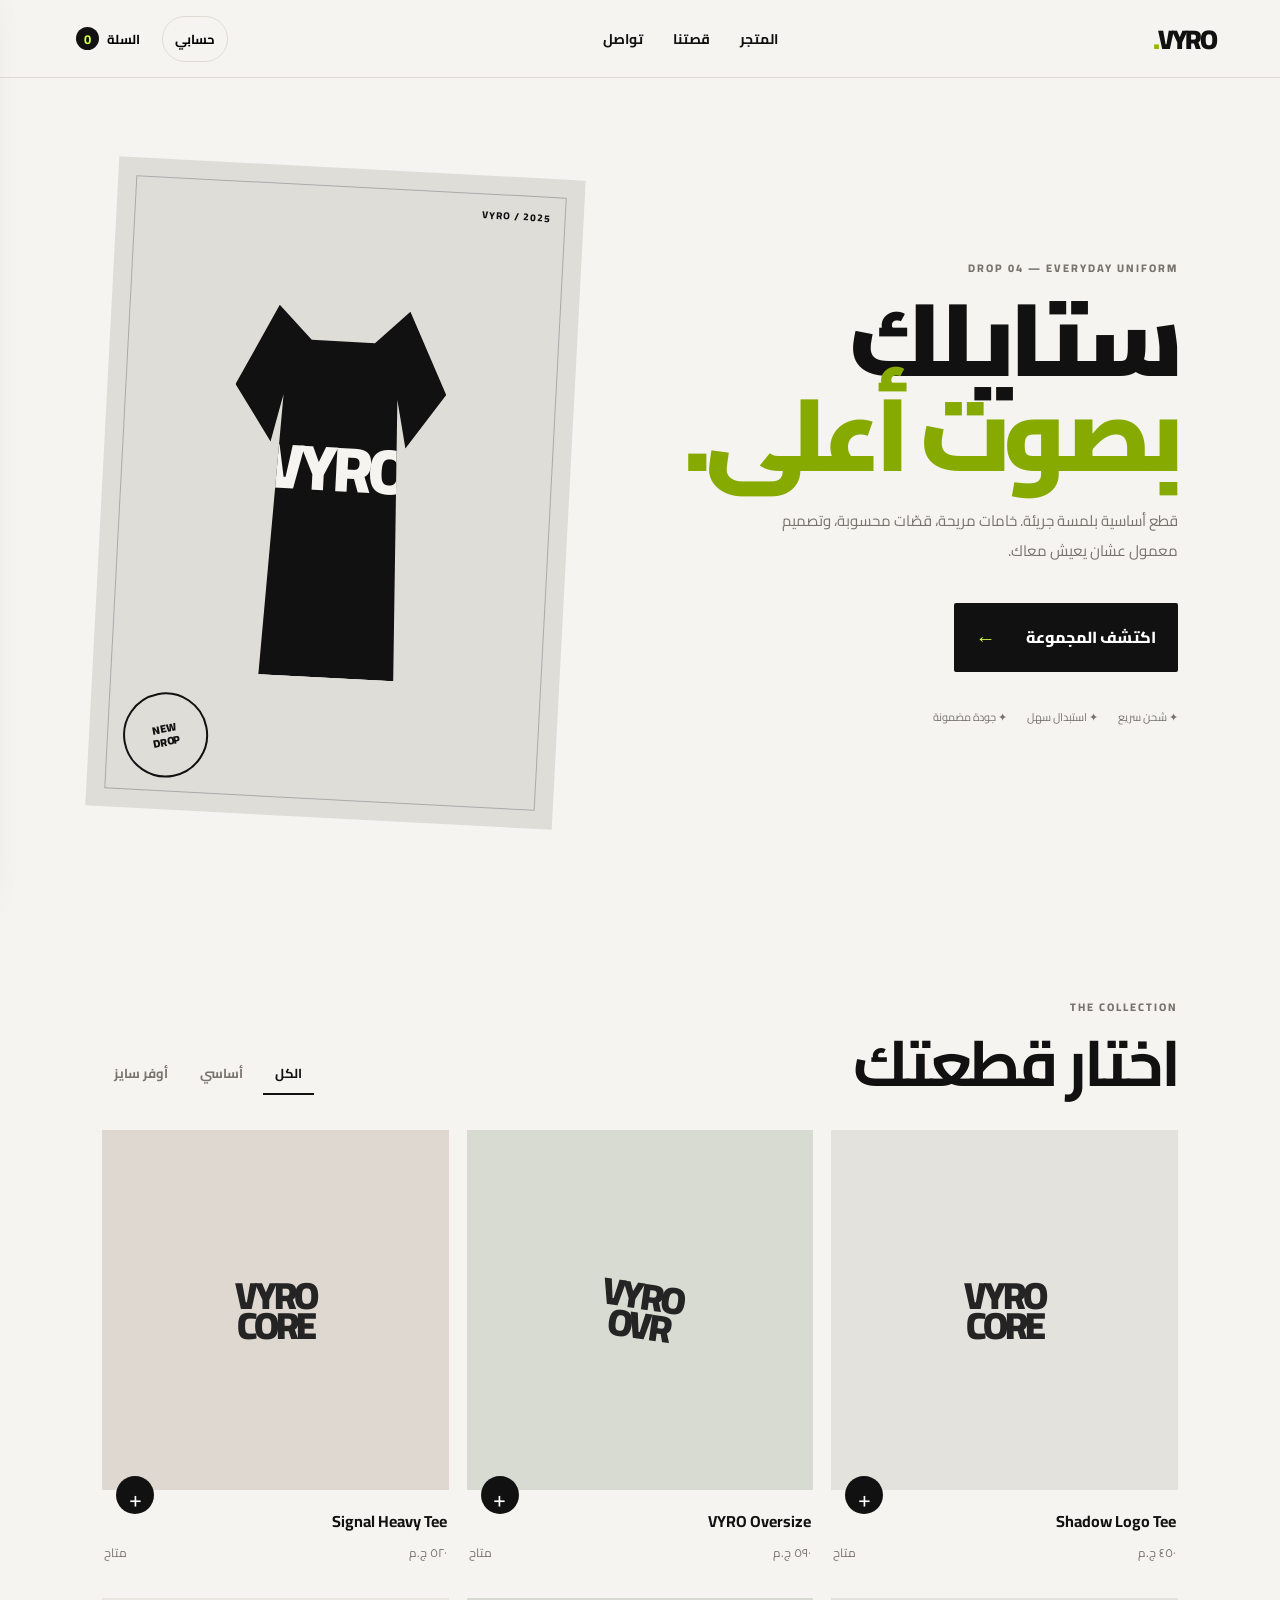
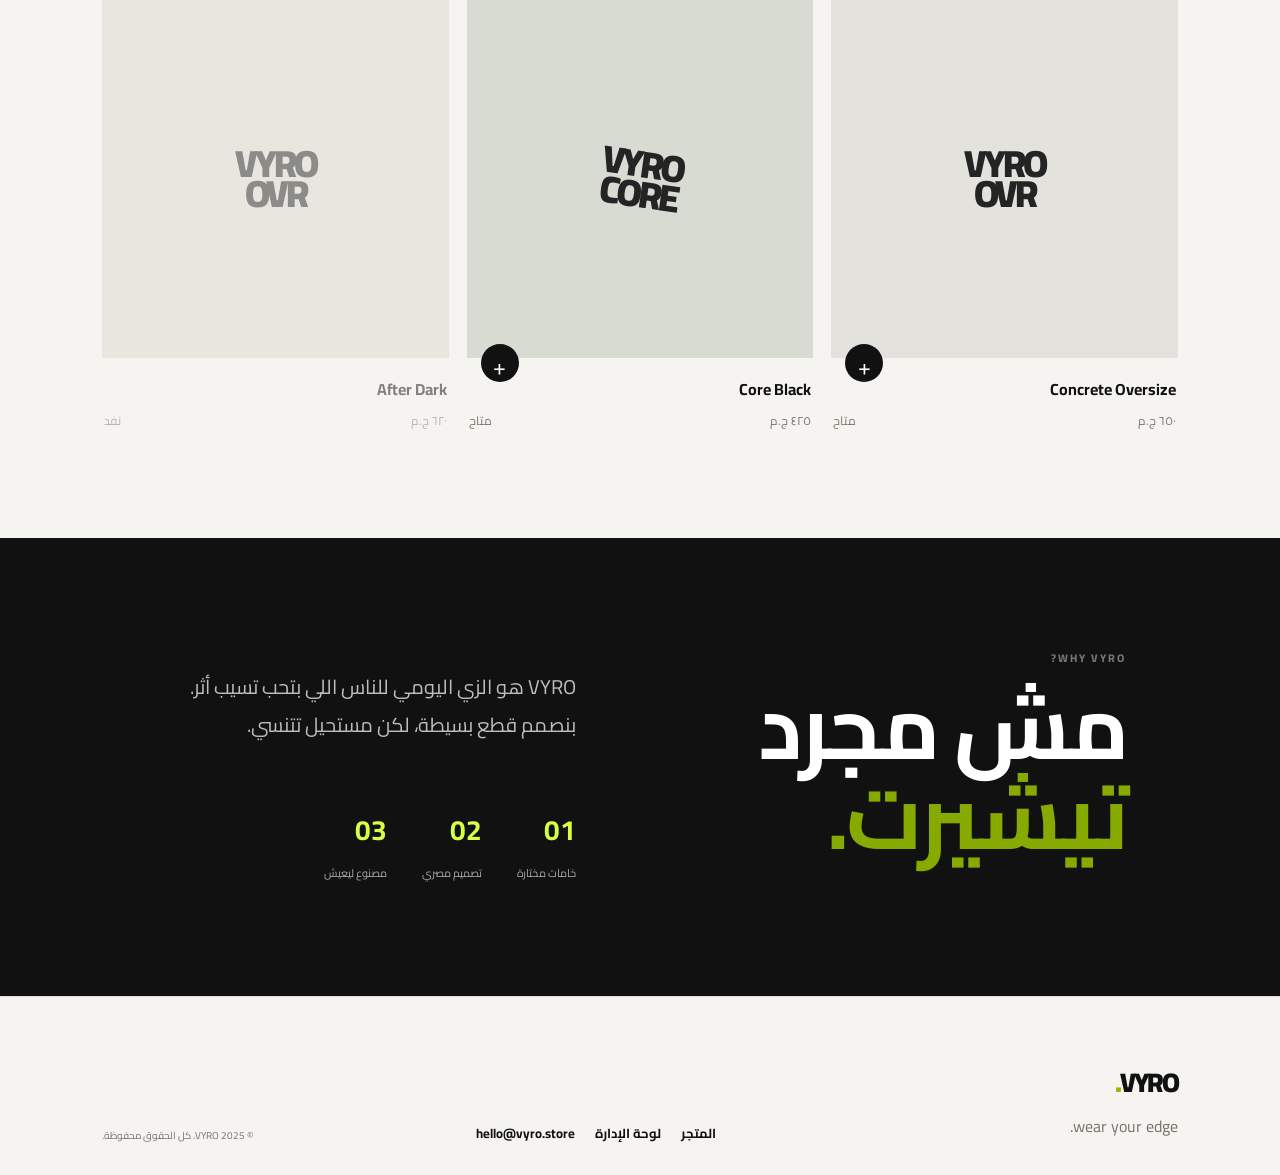
<file: index.html>
<!doctype html>
<html lang="ar" dir="rtl">
<head>
  <meta charset="UTF-8"><meta name="viewport" content="width=device-width, initial-scale=1.0">
  <meta name="description" content="VYRO — أزياء يومية بتصميم جريء وجودة عالية.">
  <title>VYRO — wear your edge</title>
  <link rel="preconnect" href="https://fonts.googleapis.com"><link rel="preconnect" href="https://fonts.gstatic.com" crossorigin>
  <link href="https://fonts.googleapis.com/css2?family=Cairo:wght@400;600;700;800;900&display=swap" rel="stylesheet">
  <link rel="stylesheet" href="style.css"><link rel="stylesheet" href="order.css">
</head>
<body>
<header class="header"><a class="logo" href="#top">VYRO<span>.</span></a><nav><a href="#products">المتجر</a><a href="#story">قصتنا</a><a href="#contact">تواصل</a></nav><div class="header-actions"><button id="accountBtn" class="account-btn" type="button">حسابي</button><button class="cart-btn" onclick="toggleCart()">السلة <b id="cartCount">0</b></button><button class="menu-btn" onclick="document.body.classList.toggle('nav-open')">☰</button></div></header>
<main id="top">
<section class="hero"><div class="hero-copy"><p class="eyebrow">DROP 04 — EVERYDAY UNIFORM</p><h1>ستايلك<br><em>بصوت أعلى.</em></h1><p class="hero-text">قطع أساسية بلمسة جريئة. خامات مريحة، قصّات محسوبة، وتصميم معمول عشان يعيش معاك.</p><a href="#products" class="primary">اكتشف المجموعة <span>←</span></a><div class="trust"><span>✦ شحن سريع</span><span>✦ استبدال سهل</span><span>✦ جودة مضمونة</span></div></div><div class="hero-art"><div class="art-label">VYRO / 2025</div><div class="art-shirt">VYRO</div><div class="art-stamp">NEW<br>DROP</div></div></section>
<section id="products" class="section"><div class="section-head"><div><p class="eyebrow">THE COLLECTION</p><h2>اختار قطعتك</h2></div><div class="filters"><button class="filter active" data-filter="all">الكل</button><button class="filter" data-filter="basic">أساسي</button><button class="filter" data-filter="oversize">أوفر سايز</button></div></div><div id="productGrid" class="grid"></div></section>
<section id="story" class="story"><div><p class="eyebrow">WHY VYRO?</p><h2>مش مجرد<br><em>تيشيرت.</em></h2></div><div class="story-copy"><p>VYRO هو الزي اليومي للناس اللي بتحب تسيب أثر. بنصمم قطع بسيطة، لكن مستحيل تتنسي.</p><div class="story-numbers"><div><strong>01</strong><span>خامات مختارة</span></div><div><strong>02</strong><span>تصميم مصري</span></div><div><strong>03</strong><span>مصنوع ليعيش</span></div></div></div></section>
</main><footer id="contact"><div><a class="logo" href="#top">VYRO<span>.</span></a><p>wear your edge.</p></div><div class="footer-links"><a href="#products">المتجر</a><a href="admin.html">لوحة الإدارة</a><a href="mailto:hello@vyro.store">hello@vyro.store</a></div><small>© 2025 VYRO. كل الحقوق محفوظة.</small></footer>
<aside id="cart" class="cart"><div class="cart-head"><div><p class="eyebrow">YOUR BAG</p><h3>سلة المشتريات</h3></div><button onclick="toggleCart()">×</button></div><div id="cartItems"></div><div class="cart-bottom"><div><span>الإجمالي</span><b id="cartTotal">0 ج.م</b></div><button class="checkout" onclick="checkout()">إتمام الطلب <span>←</span></button></div></aside><div id="overlay" class="overlay" onclick="toggleCart()"></div>
<div id="authModal" class="modal" aria-hidden="true"><div class="modal-card"><button class="modal-close" onclick="closeAuth()">×</button><p class="eyebrow">WELCOME TO VYRO</p><h2 id="authTitle">اعمل حسابك</h2><p class="modal-note">سجّل حسابك عشان تتابع طلباتك وتكمل الشراء أسرع.</p><form id="authForm"><label>الاسم الكامل<input id="authName" required maxlength="80" placeholder="مثال: أحمد محمد"></label><label>البريد الإلكتروني<input id="authEmail" required type="email" autocomplete="email" placeholder="you@email.com"></label><label id="passwordLabel">كلمة المرور<input id="authPassword" required type="password" minlength="6" placeholder="6 أحرف على الأقل"></label><button class="primary full" type="submit">إنشاء الحساب والمتابعة</button><p id="authMessage" class="form-message"></p></form></div></div>
<div id="orderModal" class="modal" aria-hidden="true"><div class="modal-card"><button class="modal-close" onclick="closeOrderForm()">×</button><p class="eyebrow">LAST STEP</p><h2>بيانات التوصيل</h2><p class="modal-note" id="signedInAs"></p><form id="orderForm"><label>رقم الهاتف<input id="customerPhone" required type="tel" maxlength="20" placeholder="01xxxxxxxxx"></label><label>العنوان بالتفصيل<textarea id="customerAddress" required maxlength="250" rows="3" placeholder="المحافظة، المنطقة، الشارع"></textarea></label><button class="primary full" type="submit">تأكيد الطلب <span>←</span></button><p id="orderMessage" class="form-message"></p></form></div></div>
<script src="script.js"></script></body></html>
</file>
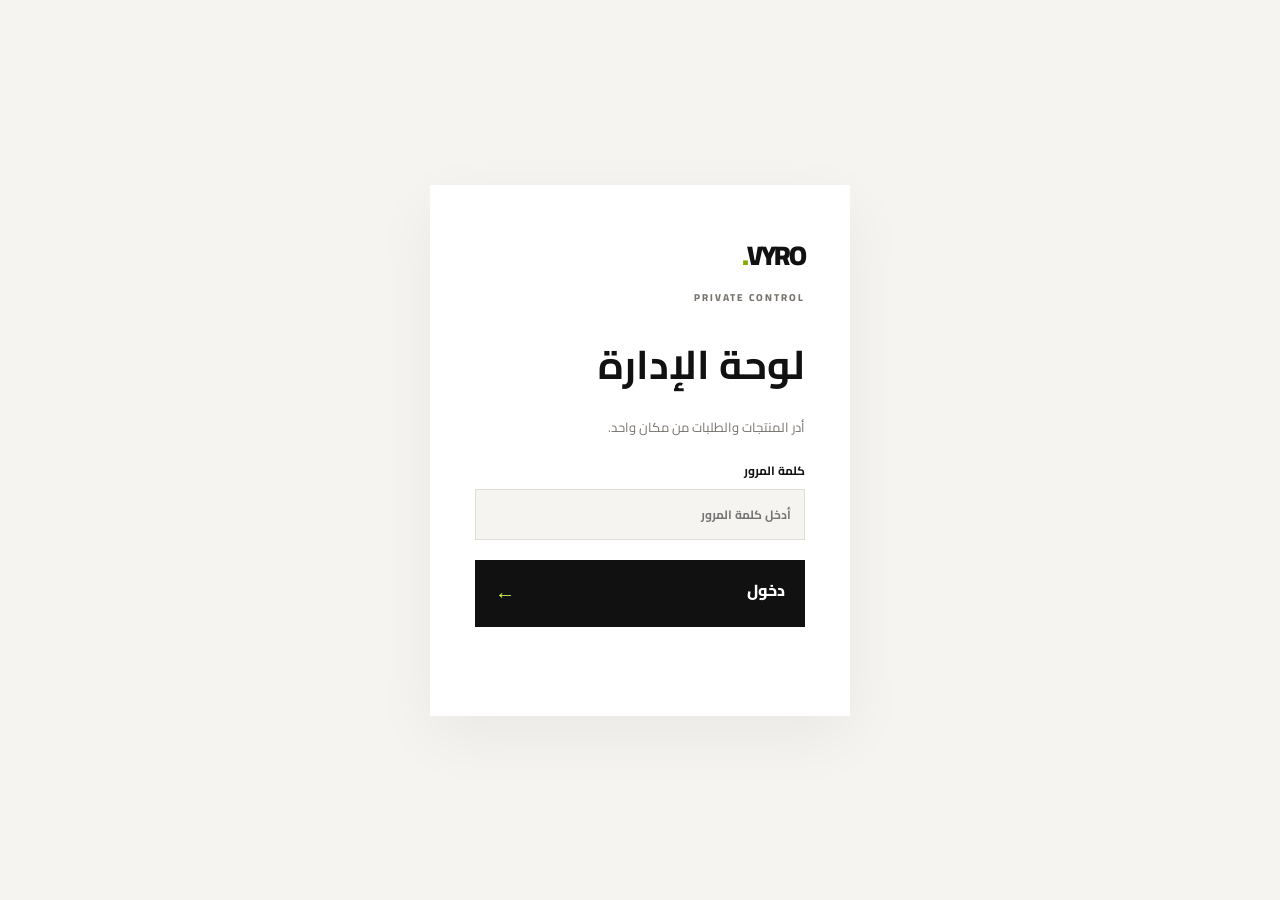
<file: admin.html>
<!doctype html><html lang="ar" dir="rtl"><head><meta charset="UTF-8"><meta name="viewport" content="width=device-width, initial-scale=1.0"><title>VYRO — لوحة الإدارة</title><link rel="stylesheet" href="admin.css"></head><body><div id="loginScreen" class="auth-screen"><div class="auth-card"><a class="logo" href="index.html">VYRO<span>.</span></a><p class="eyebrow">PRIVATE CONTROL</p><h1>لوحة الإدارة</h1><p>أدر المنتجات والطلبات من مكان واحد.</p><form id="loginForm"><label>كلمة المرور<input id="passwordInput" type="password" required placeholder="أدخل كلمة المرور"></label><button class="primary" type="submit">دخول <span>←</span></button><p id="loginMessage" class="message"></p></form></div></div><main id="adminApp" class="hidden"><header class="admin-header"><div><a class="logo" href="index.html">VYRO<span>.</span></a><p class="eyebrow">CONTROL CENTER</p><h1>نظرة عامة</h1></div><div class="header-actions"><a href="index.html">عرض المتجر ↗</a><button id="logoutBtn">تسجيل الخروج</button></div></header><section class="stats"><article><span>الطلبات</span><strong id="totalOrders">0</strong></article><article><span>مبيعات الطلبات</span><strong id="totalSales">0</strong></article><article><span>المنتجات</span><strong id="totalProducts">0</strong></article><article><span>المخزون</span><strong id="totalStock">0</strong></article></section><section class="panel"><div class="panel-head"><div><p class="eyebrow">ORDERS</p><h2>آخر الطلبات</h2></div><button class="secondary" onclick="clearOrders()">مسح الطلبات</button></div><div class="table-wrap"><table><thead><tr><th>رقم الطلب</th><th>العميل</th><th>التاريخ</th><th>الإجمالي</th><th>الحالة</th></tr></thead><tbody id="ordersTable"></tbody></table></div><p id="ordersEmpty" class="empty">لا توجد طلبات حتى الآن.</p></section><section class="panel"><div class="panel-head"><div><p class="eyebrow">CATALOG</p><h2 id="formTitle">إضافة منتج</h2></div><button id="cancelEdit" class="secondary hidden">إلغاء</button></div><form id="productForm"><div class="form-grid"><label>اسم المنتج<input id="name" required maxlength="80"></label><label>التصنيف<select id="category"><option value="basic">أساسي</option><option value="oversize">أوفر سايز</option></select></label><label>السعر<input id="price" type="number" min="0" required></label><label>المخزون<input id="stock" type="number" min="0" required></label></div><label class="check"><input id="active" type="checkbox" checked> ظاهر في المتجر</label><button class="primary" type="submit">حفظ المنتج <span>←</span></button><p id="formMessage" class="message"></p></form></section><section class="panel"><div class="panel-head"><h2>الكتالوج</h2><input id="search" class="search" placeholder="ابحث عن منتج..."></div><div class="table-wrap"><table><thead><tr><th>المنتج</th><th>التصنيف</th><th>السعر</th><th>المخزون</th><th>الحالة</th><th>إجراءات</th></tr></thead><tbody id="productsTable"></tbody></table></div></section></main><script src="admin.js"></script></body></html>
</file>
<file: style.css>
@import url('https://fonts.googleapis.com/css2?family=Cairo:wght@400;600;700;800;900&display=swap');
:root{--ink:#111;--paper:#f5f4f0;--muted:#77736d;--line:#dedbd3;--lime:#d7ff43;--white:#fff}*{box-sizing:border-box}html{scroll-behavior:smooth}body{margin:0;background:var(--paper);color:var(--ink);font-family:Cairo,Arial,sans-serif}button,a{font:inherit}button{cursor:pointer;border:0}a{color:inherit;text-decoration:none}.header{height:78px;padding:0 5vw;display:flex;align-items:center;justify-content:space-between;border-bottom:1px solid var(--line);position:sticky;top:0;background:#f5f4f0eF;backdrop-filter:blur(14px);z-index:10}.logo{font-size:27px;font-weight:900;letter-spacing:-2px}.logo span{color:#94b900}.header nav{display:flex;gap:30px;font-size:14px;font-weight:700}.header nav a:hover,.footer-links a:hover{color:#739000}.header-actions{display:flex;gap:10px;align-items:center}.cart-btn,.account-btn{background:transparent;font-size:13px;font-weight:700;padding:10px 12px}.cart-btn b{background:var(--ink);color:var(--lime);border-radius:50%;display:inline-grid;place-items:center;width:23px;height:23px;margin-right:5px}.account-btn{border:1px solid var(--line);border-radius:50px}.menu-btn{display:none;background:none;font-size:22px}.hero{min-height:calc(100vh - 78px);padding:7vw 8vw;display:grid;grid-template-columns:1fr .9fr;gap:7vw;align-items:center;overflow:hidden}.eyebrow{font-size:11px;letter-spacing:2px;font-weight:800;color:var(--muted);margin:0 0 14px}.hero h1{font-size:clamp(58px,8vw,122px);line-height:.92;letter-spacing:-6px;margin:0 0 25px;font-weight:900}.hero em,h2 em{font-style:normal;color:#87aa00}.hero-text{max-width:420px;color:var(--muted);line-height:2;font-size:15px}.primary{display:inline-flex;align-items:center;gap:30px;background:var(--ink);color:white;padding:16px 22px;border-radius:2px;font-weight:800;margin-top:22px;transition:.2s}.primary:hover{transform:translateY(-3px);background:#292929}.primary span{color:var(--lime);font-size:20px}.trust{display:flex;gap:20px;color:var(--muted);font-size:11px;margin-top:35px;flex-wrap:wrap}.hero-art{height:min(650px,72vw);min-height:390px;background:#deddd8;position:relative;display:grid;place-items:center;transform:rotate(3deg)}.hero-art:before{content:'';position:absolute;inset:18px;border:1px solid #aaa}.art-label{position:absolute;top:30px;right:32px;font-size:10px;font-weight:800;letter-spacing:1px}.art-shirt{background:#111;color:#f5f4f0;font-weight:900;font-size:clamp(28px,5vw,72px);letter-spacing:-4px;padding:100px 35px 150px;clip-path:polygon(19% 0,35% 9%,65% 9%,81% 0,100% 22%,82% 37%,77% 24%,82% 100%,18% 100%,23% 24%,18% 37%,0 22%)}.art-stamp{position:absolute;bottom:32px;left:34px;border:2px solid var(--ink);border-radius:50%;width:85px;height:85px;display:grid;place-items:center;text-align:center;font-size:11px;font-weight:900;line-height:1.1;transform:rotate(-14deg)}.section{padding:90px 8vw}.section-head{display:flex;justify-content:space-between;align-items:end;margin-bottom:35px}.section h2,.story h2{font-size:clamp(34px,5vw,64px);line-height:1;margin:0;letter-spacing:-3px}.filters{display:flex;gap:8px}.filter{background:transparent;border-bottom:2px solid transparent;padding:8px 12px;color:var(--muted);font-weight:700;font-size:13px}.filter.active{color:var(--ink);border-color:var(--ink)}.grid{display:grid;grid-template-columns:repeat(3,1fr);gap:18px}.product{position:relative}.product-img{height:360px;background:#e3e2dd;display:grid;place-items:center;overflow:hidden;position:relative}.product-img img{width:100%;height:100%;object-fit:cover}.placeholder{font-size:38px;line-height:.8;font-weight:900;letter-spacing:-3px;text-align:center;color:#242424}.product:nth-child(3n+2) .product-img{background:#d8dbd1}.product:nth-child(3n+2) .placeholder{transform:rotate(8deg)}.product:nth-child(3n) .product-img{background:#ded8d0}.product-info{padding:16px 2px}.product-info h3{font-size:16px;margin:0 0 5px}.product-meta{color:var(--muted);font-size:12px;display:flex;justify-content:space-between}.add-btn{background:var(--ink);color:white;border-radius:50%;width:38px;height:38px;position:absolute;bottom:66px;left:14px;font-size:23px}.add-btn:hover{background:#87aa00}.soldout{opacity:.5}.story{background:var(--ink);color:white;padding:110px 12vw;display:grid;grid-template-columns:1fr 1fr;gap:10vw}.story h2{color:white;font-size:clamp(45px,7vw,90px)}.story-copy{align-self:end}.story-copy>p{font-size:20px;line-height:1.9;max-width:500px;color:#bdbdbd}.story-numbers{display:flex;gap:35px;margin-top:60px}.story-numbers strong{display:block;color:var(--lime);font-size:28px}.story-numbers span{font-size:11px;color:#aaa}footer{padding:60px 8vw 30px;display:grid;grid-template-columns:1fr 1fr auto;gap:25px;align-items:end;border-top:1px solid var(--line)}footer p{color:var(--muted);margin:4px 0}.footer-links{display:flex;gap:20px;font-size:13px;font-weight:700}footer small{color:var(--muted);font-size:10px}.cart{position:fixed;z-index:30;top:0;left:0;height:100vh;width:min(430px,100%);background:var(--paper);padding:35px;transform:translateX(-105%);transition:.3s;display:flex;flex-direction:column;box-shadow:10px 0 35px #0001}.cart.open{transform:translateX(0)}.cart-head{display:flex;justify-content:space-between;align-items:start;border-bottom:1px solid var(--line);padding-bottom:20px}.cart-head h3{margin:0;font-size:25px}.cart-head button,.modal-close{background:none;font-size:28px}.cart-head .eyebrow{margin-bottom:3px}.cart-item{display:flex;justify-content:space-between;gap:10px;padding:20px 0;border-bottom:1px solid var(--line)}.cart-item h4{margin:0 0 5px}.cart-item small{color:var(--muted)}.qty{display:flex;align-items:center;gap:10px}.qty button{background:#e5e3dc;border-radius:50%;width:25px;height:25px}.cart-bottom{margin-top:auto}.cart-bottom>div{display:flex;justify-content:space-between;margin:20px 0;font-size:14px}.cart-bottom b{font-size:20px}.checkout{background:var(--lime);width:100%;padding:17px;font-weight:900;display:flex;justify-content:space-between}.overlay{display:none;position:fixed;inset:0;background:#1118;z-index:20}.overlay.open{display:block}.modal{position:fixed;inset:0;background:#1118;z-index:40;display:none;place-items:center;padding:20px}.modal.open{display:grid}.modal-card{background:var(--paper);width:min(480px,100%);padding:38px;position:relative}.modal-card h2{font-size:35px;margin:0 0 5px}.modal-note{color:var(--muted);font-size:13px;line-height:1.8}.modal-close{position:absolute;top:18px;left:22px}.modal-card label{display:block;font-size:12px;font-weight:700;margin:16px 0}.modal-card input,.modal-card textarea{display:block;width:100%;padding:13px;border:1px solid var(--line);background:white;margin-top:7px;outline:none;font:inherit;font-size:13px}.modal-card input:focus,.modal-card textarea:focus{border-color:var(--ink)}.full{width:100%;justify-content:space-between}.form-message{font-size:12px;color:#769500;min-height:20px}.muted{color:var(--muted);text-align:center;padding:30px 0;font-size:13px}@media(max-width:760px){.header nav{display:none}.nav-open nav{display:flex;position:absolute;top:78px;right:0;left:0;background:var(--paper);padding:20px;justify-content:center;border-bottom:1px solid var(--line)}.menu-btn{display:block}.hero{grid-template-columns:1fr;padding:60px 7vw}.hero-art{min-height:360px}.hero h1{letter-spacing:-4px}.section{padding:70px 7vw}.section-head{display:block}.filters{margin-top:24px}.grid{grid-template-columns:repeat(2,1fr);gap:12px}.product-img{height:230px}.placeholder{font-size:25px}.story{grid-template-columns:1fr;padding:75px 7vw;gap:40px}.story-numbers{gap:18px;margin-top:35px}footer{grid-template-columns:1fr;padding:45px 7vw}.footer-links{flex-wrap:wrap}.cart{padding:28px}.trust{gap:10px;font-size:10px}}
</file>
<file: order.css>
@import url('https://fonts.googleapis.com/css2?family=Cairo:wght@400;600;700;800&display=swap');
.order-modal{position:fixed;inset:0;z-index:20;display:none;place-items:center;padding:18px;background:#1118}.order-modal.open{display:grid}.order-card{position:relative;width:min(470px,100%);max-height:90vh;overflow:auto;background:#fff;color:#111;border-radius:4px;padding:28px;box-shadow:0 18px 55px #0004}.order-card h2{margin:5px 0 4px}.order-note{color:#777;margin:0 0 20px;font-size:14px}.order-close{position:absolute;top:12px;left:14px;border:0;background:transparent;font-size:27px;line-height:1;cursor:pointer;color:#777}.order-card label{display:block;margin-bottom:13px;font-weight:700;font-size:14px}.order-card input,.order-card textarea{width:100%;display:block;margin-top:6px;border:1px solid #e5e3de;border-radius:3px;padding:11px;font:inherit;resize:vertical}.order-card input:focus,.order-card textarea:focus{outline:2px solid #1112;border-color:#111}.order-submit{width:100%;margin-top:5px}.order-message{color:#b52b2b;min-height:20px;margin:8px 0 0;font-size:13px}
</file>
<file: admin.css>
@import url('https://fonts.googleapis.com/css2?family=Cairo:wght@400;600;700;800;900&display=swap');:root{--ink:#111;--paper:#f5f4f0;--line:#dfdcd5;--muted:#77736d;--lime:#d7ff43;--red:#b43c3c}*{box-sizing:border-box}body{margin:0;background:var(--paper);color:var(--ink);font-family:Cairo,Arial,sans-serif}.hidden{display:none!important}.logo{font-size:27px;font-weight:900;letter-spacing:-2px;text-decoration:none;color:var(--ink)}.logo span{color:#87aa00}.eyebrow{font-size:10px;letter-spacing:2px;font-weight:800;color:var(--muted);margin:8px 0}.primary,.secondary,button{font:inherit;cursor:pointer}.primary{background:var(--ink);color:white;border:0;padding:15px 20px;font-weight:800;display:flex;justify-content:space-between;width:100%}.primary span{color:var(--lime);font-size:20px}.secondary{background:transparent;border:1px solid var(--line);padding:9px 14px;font-size:12px}.auth-screen{min-height:100vh;display:grid;place-items:center;padding:20px}.auth-card{width:min(420px,100%);background:white;padding:45px;box-shadow:0 20px 60px #0000000d}.auth-card h1{font-size:40px;margin:20px 0 5px}.auth-card>p:not(.eyebrow){color:var(--muted);font-size:13px}.auth-card label,.panel label{font-size:12px;font-weight:700;display:block;margin:20px 0}.auth-card input,.panel input,.panel select{display:block;width:100%;background:var(--paper);border:1px solid var(--line);padding:13px;margin-top:7px;font:inherit;outline:none}.auth-card input:focus,.panel input:focus{border-color:var(--ink)}.message{color:#729400;font-size:12px;min-height:20px}.error{color:var(--red)}main{max-width:1200px;margin:auto;padding:35px 5vw}.admin-header{display:flex;justify-content:space-between;align-items:end;margin-bottom:38px}.admin-header h1{font-size:42px;margin:10px 0 0}.header-actions{display:flex;gap:10px;align-items:center}.header-actions a{font-size:12px;font-weight:700}.header-actions button{background:transparent;border:0;color:var(--muted);font-size:12px}.stats{display:grid;grid-template-columns:repeat(4,1fr);gap:12px;margin-bottom:20px}.stats article{background:var(--ink);color:white;padding:22px}.stats span{font-size:11px;color:#aaa}.stats strong{display:block;color:var(--lime);font-size:28px;margin-top:6px}.panel{background:white;padding:28px;margin:20px 0}.panel-head{display:flex;justify-content:space-between;align-items:center;margin-bottom:20px}.panel h2{margin:0;font-size:22px}.form-grid{display:grid;grid-template-columns:2fr 1fr 1fr 1fr;gap:14px}.form-grid label{margin:0}.check{display:flex!important;gap:8px;align-items:center}.check input{width:auto!important;margin:0!important}.table-wrap{overflow:auto}table{width:100%;border-collapse:collapse;text-align:right;font-size:12px}th{color:var(--muted);font-weight:700;background:var(--paper)}th,td{padding:14px 12px;border-bottom:1px solid var(--line);white-space:nowrap}.status{padding:5px 9px;font-size:10px}.on,.new{background:#e9f4bd;color:#4c6500}.off,.cancelled{background:#f6dddd;color:var(--red)}.actions{display:flex;gap:6px}.actions button{background:var(--paper);border:0;padding:6px 9px;font-size:11px}.actions .danger{color:var(--red)}.search{max-width:220px!important;margin:0!important}.empty{text-align:center;color:var(--muted);padding:18px;font-size:12px}@media(max-width:700px){main{padding:25px 4vw}.admin-header{align-items:start;gap:15px}.admin-header h1{font-size:30px}.header-actions{flex-direction:column;align-items:end}.stats{grid-template-columns:repeat(2,1fr)}.form-grid{grid-template-columns:1fr 1fr}.form-grid label:first-child{grid-column:span 2}.panel{padding:18px}.panel-head{gap:12px;align-items:start}.panel-head h2{font-size:18px}.search{max-width:150px!important}}
</file>
